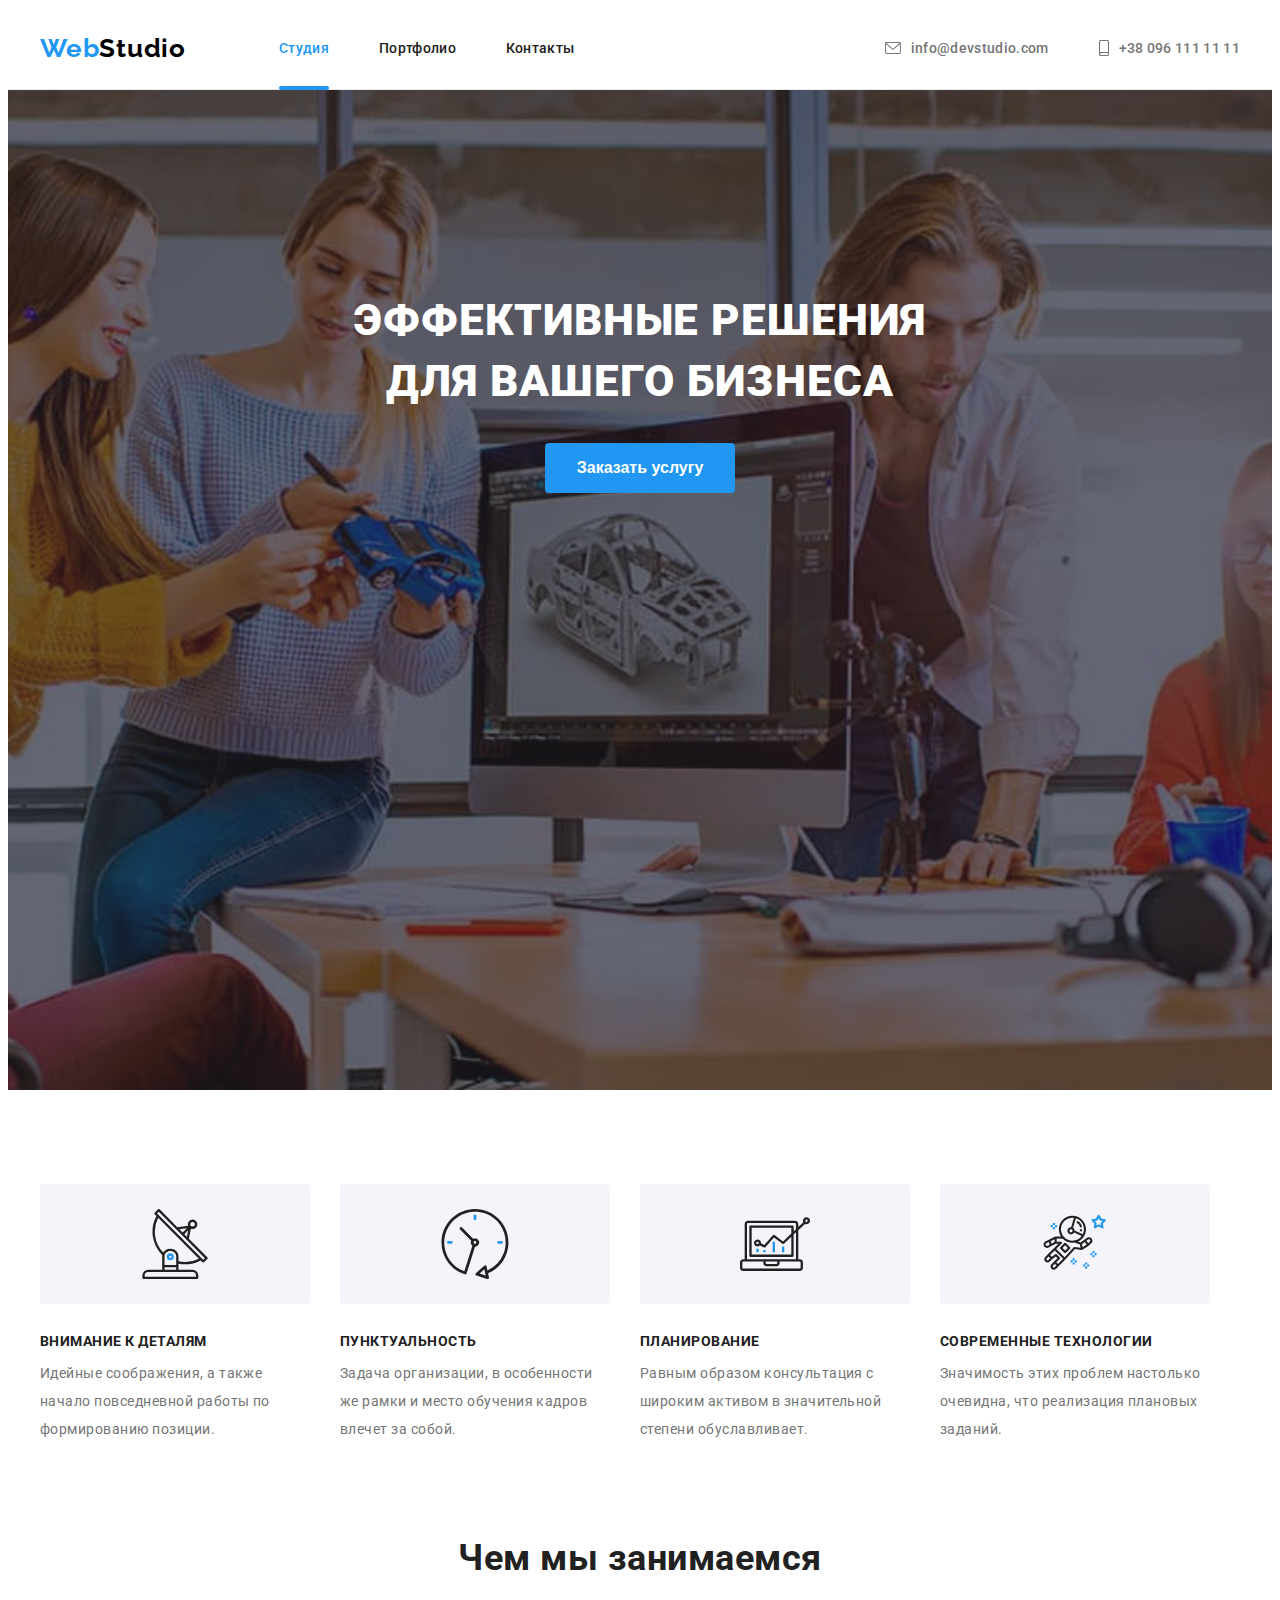
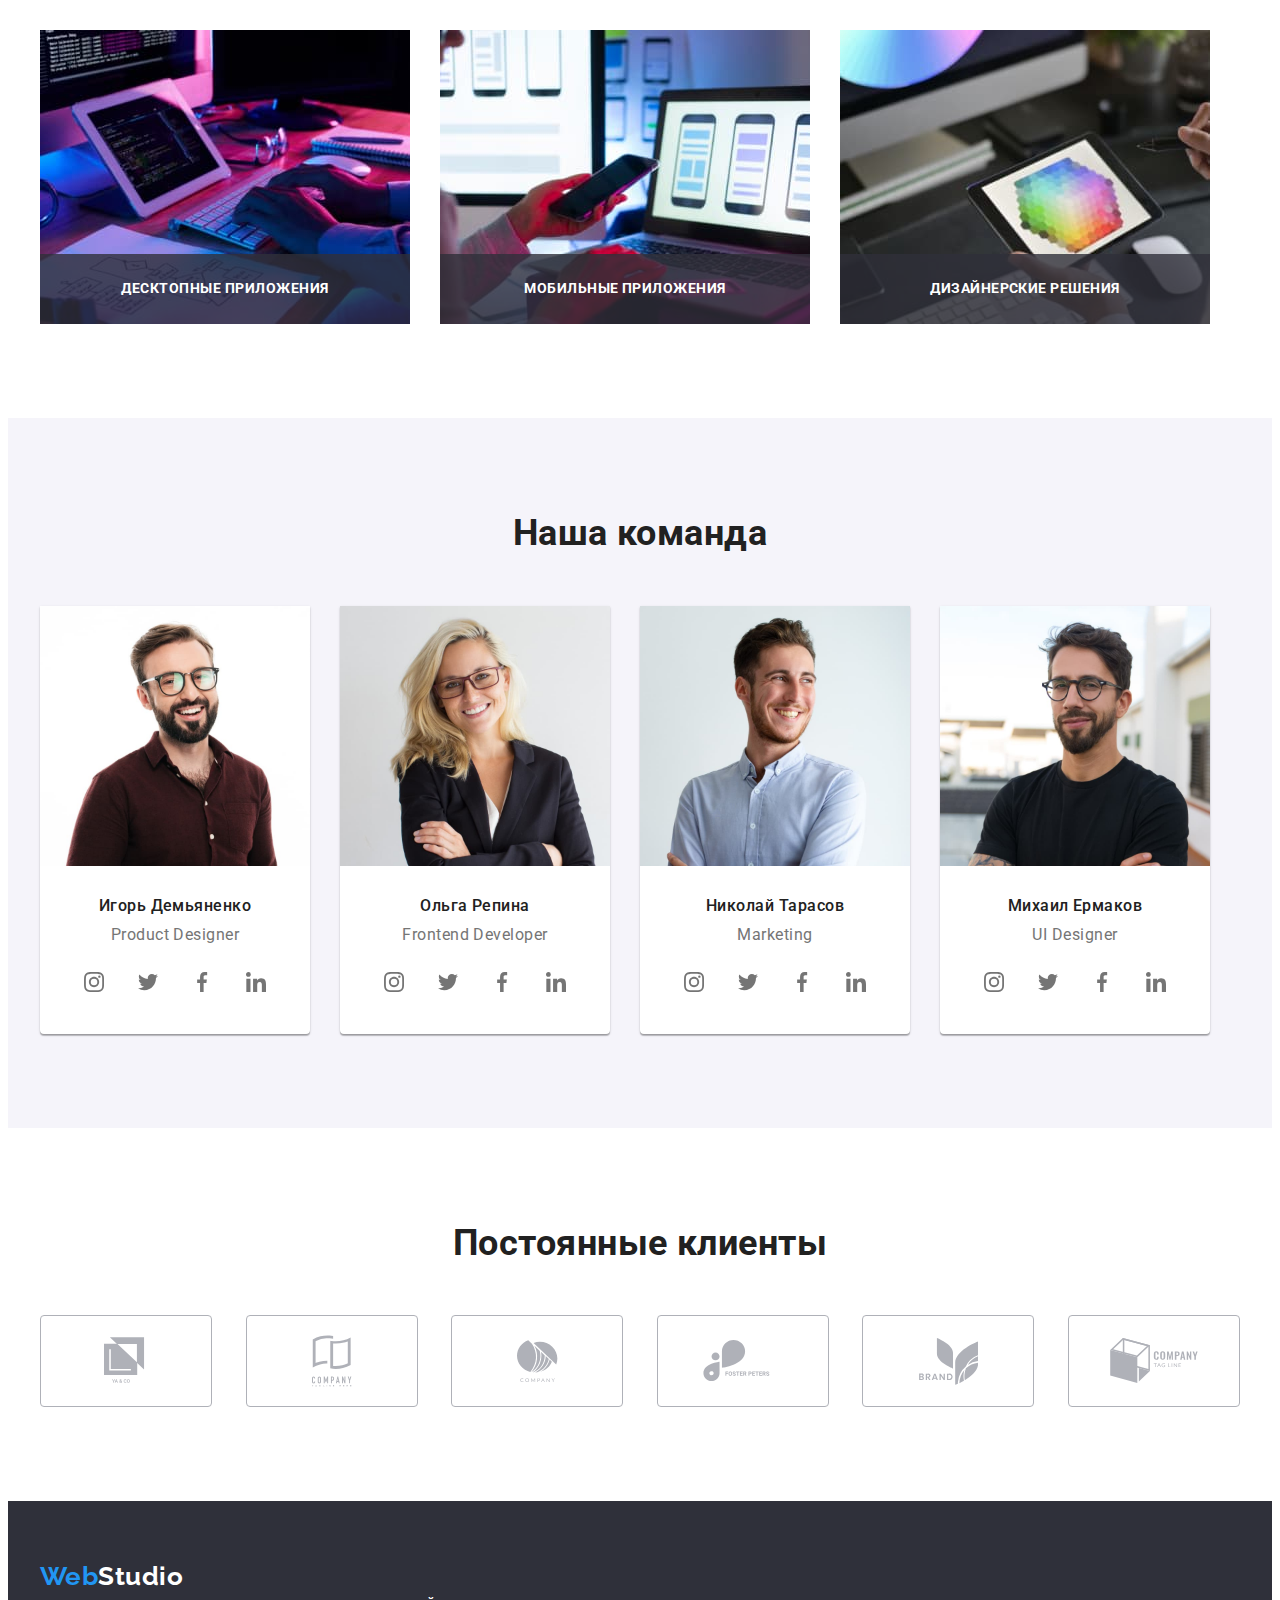
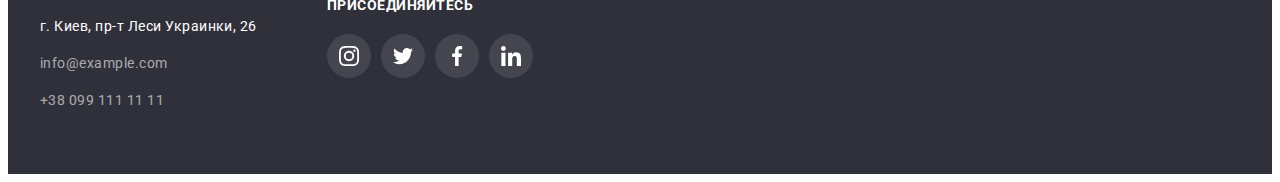
<file: index.html>
<!DOCTYPE html>
<html lang="ru">
<head>
    <meta charset="UTF-8">
    <meta name="viewport" content="width=device-width, initial-scale=1.0">
    <title>Студия</title>
    <link rel="preconnect" href="https://fonts.gstatic.com">
    <link href="https://fonts.googleapis.com/css2?family=Raleway:wght@700&family=Roboto:wght@400;500;700;900&display=swap" rel="stylesheet">
    <link rel="stylesheet" href="https://cdnjs.cloudflare.com/ajax/libs/modern-normalize/1.0.0/modern-normalize.min.css"
        integrity="sha512-ISS7cAi1PEhQ8jnbJpJZMd29NlhNj4AWYyLOSp2CE/CsHxTCu+r+t0D2yoJudVrd0/8fTVPUVDzY5Tvli75u/g=="
        crossorigin="anonymous" />
    <link rel="stylesheet" href="./css/styles.css">
</head>
<body>
    <header class="page-header">
       <div class="container header">
            <nav>
                <a href="./index.html" class="logo">
                    <span class="logo-web">Web</span>Studio
                </a>
                <ul class="nav-list">
                    <li class="item">
                        <a class="nav-link link-now" href="./index.html">Студия</a>
                    </li>

                    <li class="item">
                        <a class="nav-link" href="./portfolio.html">Портфолио</a>
                    </li>

                    <li class="item">
                        <a class="nav-link" href="">Контакты</a>
                    </li>
                </ul>
            </nav>
            <ul class="mail-and-tel">
                <li class="item"> 
                    <a href="mailto:info@devstudio.com" class="link-mailtel">
                        <svg class="mail-icon" width="16" height="12">
                            <use href="./images/icons.svg#icon-mail"></use>
                        </svg>
                        info@devstudio.com
                    </a>
                </li>

                <li class="item">
                    <a href="tel:+380961111111" class="link-mailtel">
                        <svg class="mail-icon" width="10" height="16">
                            <use href="./images/icons.svg#icon-smartphone"></use>
                        </svg>
                        +38 096 111 11 11
                    </a>
                </li>
            </ul>
       </div>
    </header>

    <main>
        <!--Баннер-->
        <section class="hero">
                <div class="container">
                    <h1 class="hero-title">Эффективные решения<br>
                        для вашего бизнеса
                    </h1>
                    <button type="button" class="hero-button" data-modal-open>Заказать услугу</button>
            </div>
        </section>
        <!--Преимущества компании-->
        <section class="section">
            <div class="container">
                <h2 class="section-title visually-hidden">Наши преимущества</h2>
                <ul class="feature-list">
                    <li class="item">
                        <div class="icon-box">
                            <svg class="feature-icon" width="70" height="70">
                                <use href="./images/icons.svg#icon-antenna"></use>
                            </svg>
                        </div>
                        <h3 class="feature-title">Внимание к деталям</h3>
                        <p class="feature-text">Идейные соображения, а также начало повседневной работы по формированию позиции.</p>
                    </li>
                    <li class="item">
                        <div class="icon-box">
                            <svg class="feature-icon" width="70" height="70">
                                <use href="./images/icons.svg#icon-clock"></use>
                            </svg>
                        </div>
                        <h3 class="feature-title">Пунктуальность</h3>
                        <p class="feature-text">Задача организации, в особенности же рамки и место обучения кадров влечет за собой.</p>
                    </li>
                    <li class="item">
                        <div class="icon-box">
                            <svg class="feature-icon" width="70" height="70">
                                <use href="./images/icons.svg#icon-diagram"></use>
                            </svg>
                        </div>
                        <h3 class="feature-title">Планирование</h3>
                        <p class="feature-text">Равным образом консультация с широким активом в значительной степени обуславливает.</p>
                    </li>
                    <li class="item">
                        <div class="icon-box">
                            <svg class="feature-icon" width="70" height="70">
                                <use href="./images/icons.svg#icon-astronaut"></use>
                            </svg>
                        </div>
                        <h3 class="feature-title">Современные технологии</h3>
                        <p class="feature-text mg">Значимость этих проблем настолько очевидна, что реализация плановых заданий.</p>
                    </li>
                </ul>
            </div>
        </section>
        <!--Специализация компании -->
        <section class="spec">
           <div class="container">
                <h2 class="section-title">Чем мы занимаемся</h2>
                <ul class="spec-list">
                    <li class="item">
                        <div class="spec-thumb">
                            <img src="./images/ipad-in-table.jpg" alt="человек набирает код на компьютере" 
                            width="370" height="294">
                            <div class="text-box">
                                <p class="spec-text">Десктопные приложения</p>
                            </div>
                        </div>
                    </li>
                    <li class="item">
                        <div class="spec-thumb">
                            <img src="./images/macbook-and-iphone.jpg" alt="человек держит в руках телефон и работает на компьютере" 
                            width="370" height="294">
                            <div class="text-box">
                                <p class="spec-text">Мобильные приложения</p>
                            </div>
                        </div>
                    </li>
                    <li class="item">
                        <div class="spec-thumb">
                            <img src="./images/ipad-in-hands.jpg" alt="человек держит в руках планшет" 
                            width="370" height="294">
                            <div class="text-box">
                                <p class="spec-text">Дизайнерские решения</p>
                            </div>
                        </div>
                    </li>
                </ul>
           </div>
        </section>
        <!--Команда компании-->
        <section class="section-team">
           <div class="container">
                <h2 class="section-title">Наша команда</h2>
                <ul class="team-list">
                    <li class="item">
                       <div class="card">
                            <div class="thumb">
                                <img src="./images/product-designer.jpg" alt="Фото Игоря" width="270" height="260">
                            </div>
                            <div class="card-text">
                                <h3 class="team-title">Игорь Демьяненко</h3>
                                <p class="team-text">Product Designer</p>
                               <ul class="team-icon-list">
                                   <li class="item-icon">
                                        <a href="" class="link">
                                            <svg class="icon" width="20" height="20">
                                                <use href="./images/icons.svg#icon-instagram"></use>
                                            </svg>
                                        </a>
                                   </li>
                                   
                                   <li class="item-icon">
                                       <a href="" class="link">
                                           <svg class="icon" width="20" height="20">
                                               <use href="./images/icons.svg#icon-twitter"></use>
                                           </svg>
                                       </a>
                                   </li>

                                <li class="item-icon">
                                    <a href="" class="link">
                                        <svg class="icon" width="20" height="20">
                                            <use href="./images/icons.svg#icon-facebook"></use>
                                        </svg>
                                    </a>
                                </li>

                                <li class="item-icon">
                                    <a href="" class="link">
                                        <svg class="icon" width="20" height="20">
                                            <use href="./images/icons.svg#icon-linkedin"></use>
                                        </svg>
                                    </a>
                                </li>
                               </ul>
                            </div>
                       </div>
                    </li>
                    <li class="item">
                        <div class="card">
                            <div class="thumb">
                                <img class="userpic" src="./images/frontend-developer.jpg" alt="Фото Ольги" width="270" height="260">
                            </div>
                            <div class="card-text">
                                <h3 class="team-title">Ольга Репина</h3>
                                <p class="team-text">Frontend Developer</p>
                                <ul class="team-icon-list">
                                    <li class="item-icon">
                                        <a href="" class="link">
                                            <svg class="icon" width="20" height="20">
                                                <use href="./images/icons.svg#icon-instagram"></use>
                                            </svg>
                                        </a>
                                    </li>
                                
                                    <li class="item-icon">
                                        <a href="" class="link">
                                            <svg class="icon" width="20" height="20">
                                                <use href="./images/icons.svg#icon-twitter"></use>
                                            </svg>
                                        </a>
                                    </li>
                                
                                    <li class="item-icon">
                                        <a href="" class="link">
                                            <svg class="icon" width="20" height="20">
                                                <use href="./images/icons.svg#icon-facebook"></use>
                                            </svg>
                                        </a>
                                    </li>
                                
                                    <li class="item-icon">
                                        <a href="" class="link">
                                            <svg class="icon" width="20" height="20">
                                                <use href="./images/icons.svg#icon-linkedin"></use>
                                            </svg>
                                        </a>
                                    </li>
                                </ul>
                            </div>
                        </div>
                    </li>
                    <li class="item">
                        <div class="card">
                            <div class="thumb">
                                <img class="userpic" src="./images/marketing.jpg" alt="Фото Николая" width="270" height="260">
                            </div>
                            <div class="card-text">
                                <h3 class="team-title">Николай Тарасов</h3>
                                <p class="team-text">Marketing</p>
                                <ul class="team-icon-list">
                                    <li class="item-icon">
                                        <a href="" class="link">
                                            <svg class="icon" width="20" height="20">
                                                <use href="./images/icons.svg#icon-instagram"></use>
                                            </svg>
                                        </a>
                                    </li>
                                
                                    <li class="item-icon">
                                        <a href="" class="link">
                                            <svg class="icon" width="20" height="20">
                                                <use href="./images/icons.svg#icon-twitter"></use>
                                            </svg>
                                        </a>
                                    </li>
                                
                                    <li class="item-icon">
                                        <a href="" class="link">
                                            <svg class="icon" width="20" height="20">
                                                <use href="./images/icons.svg#icon-facebook"></use>
                                            </svg>
                                        </a>
                                    </li>
                                
                                    <li class="item-icon">
                                        <a href="" class="link">
                                            <svg class="icon" width="20" height="20">
                                                <use href="./images/icons.svg#icon-linkedin"></use>
                                            </svg>
                                        </a>
                                    </li>
                                </ul>
                            </div>
                        </div>
                    </li>
                    <li class="item">
                       <div class="card">
                            <div class="thumb">
                                <img class="userpic" src="./images/ui-designer.jpg" alt="Фото Михаила" width="270" height="260">
                            </div>
                            <div class="card-text">
                                <h3 class="team-title">Михаил Ермаков</h3>
                                <p class="team-text">UI Designer</p>
                                <ul class="team-icon-list">
                                    <li class="item-icon">
                                        <a href="" class="link">
                                            <svg class="icon" width="20" height="20">
                                                <use href="./images/icons.svg#icon-instagram"></use>
                                            </svg>
                                        </a>
                                    </li>
                                
                                    <li class="item-icon">
                                        <a href="" class="link">
                                            <svg class="icon" width="20" height="20">
                                                <use href="./images/icons.svg#icon-twitter"></use>
                                            </svg>
                                        </a>
                                    </li>
                                
                                    <li class="item-icon">
                                        <a href="" class="link">
                                            <svg class="icon" width="20" height="20">
                                                <use href="./images/icons.svg#icon-facebook"></use>
                                            </svg>
                                        </a>
                                    </li>
                                
                                    <li class="item-icon">
                                        <a href="" class="link">
                                            <svg class="icon" width="20" height="20">
                                                <use href="./images/icons.svg#icon-linkedin"></use>
                                            </svg>
                                        </a>
                                    </li>
                                </ul>
                            </div>
                       </div>
                    </li>
                </ul>
           </div>
        </section>
        <!-- Постоянные клиенты -->
        <section class="section">
           <div class="container">
                <h2 class="section-title">
                    Постоянные клиенты
                </h2>               
                <ul class="clients-list">
                    <li class="clients-item">
                        <a href="" class="clients-link">
                            <svg class="clients-icon" width="44.27" height="49.23">
                                <use href="./images/icons.svg#icon-logo-1"></use>
                            </svg>
                        </a>
                    </li>

                    <li class="clients-item">
                        <a href="" class="clients-link">
                            <svg class="clients-icon" width="40" height="52">
                                <use href="./images/icons.svg#icon-logo-2"></use>
                            </svg>
                        </a>
                    </li>

                    <li class="clients-item">
                        <a href="" class="clients-link">
                            <svg class="clients-icon" width="41" height="42.6">
                                <use href="./images/icons.svg#icon-logo-3"></use>
                            </svg>
                        </a>
                    </li>

                    <li class="clients-item">
                        <a href="" class="clients-link">
                            <svg class="clients-icon" width="79.66" height="42.02">
                                <use href="./images/icons.svg#icon-logo-4"></use>
                            </svg>
                        </a>
                    </li>

                    <li class="clients-item">
                        <a href="" class="clients-link">
                            <svg class="clients-icon" width="59" height="47">
                                <use href="./images/icons.svg#icon-logo-5"></use>
                            </svg>
                        </a>
                    </li>

                    <li class="clients-item">
                        <a href="" class="clients-link">
                            <svg class="clients-icon" width="88.48" height="45.44">
                                <use href="./images/icons.svg#icon-logo-6"></use>
                            </svg>
                        </a>
                    </li>
                </ul>
           </div>
        </section>
    </main>

    <footer class="footer">
        <div class="container flex">
            <div class="first-box">
                <a href="./index.html" class="logo-foot">
                    <span class="logo-web">Web</span>Studio
                </a>
                <address>
                    <p class="address">г. Киев, пр-т Леси Украинки, 26</p>
                    <ul class="foot-list">
                        <li class="item">
                            <a href="mailto:info@example.com" class="foot-mailtel"> info@example.com</a>
                        </li>
                        <li class="item">
                            <a href="tel:+380991111111" class="foot-mailtel"> +38 099 111 11 11</a>
                        </li>
                    </ul>
                </address>
            </div>
           <div class="second-box">
               <h2 class="join-title">присоединяйтесь</h2>
               <ul class="join-list">
                   <li class="join-item">
                   <a href="" class="join-link">
                        <svg class="join-icon" width="20" height="20">
                            <use href="./images/icons.svg#icon-instagram"></use>
                        </svg>
                   </a>
                   </li>

                <li class="join-item">
                    <a href="" class="join-link">
                        <svg class="join-icon" width="20" height="20">
                            <use href="./images/icons.svg#icon-twitter"></use>
                        </svg>
                    </a>
                </li>

                <li class="join-item">
                    <a href="" class="join-link">
                        <svg class="join-icon" width="20" height="20">
                            <use href="./images/icons.svg#icon-facebook"></use>
                        </svg>
                    </a>
                </li>

                <li class="join-item">
                    <a href="" class="join-link">
                        <svg class="join-icon" width="20" height="20">
                            <use href="./images/icons.svg#icon-linkedin"></use>
                        </svg>
                    </a>
                </li>
               </ul>
           </div>
        </div>
    </footer>

    <div class="backdrop is-hidden" data-modal>
        <div class="modal">
            <button type="button" class="modal-button" data-modal-close>
                <svg class="modal-icon" width="18" height="18">
                    <use href="./images/icons.svg#icon-close"></use>
                </svg>
            </button>
        </div>
    </div>
    <script src="./js/modal.js"></script>
</body>
</html>
</file>
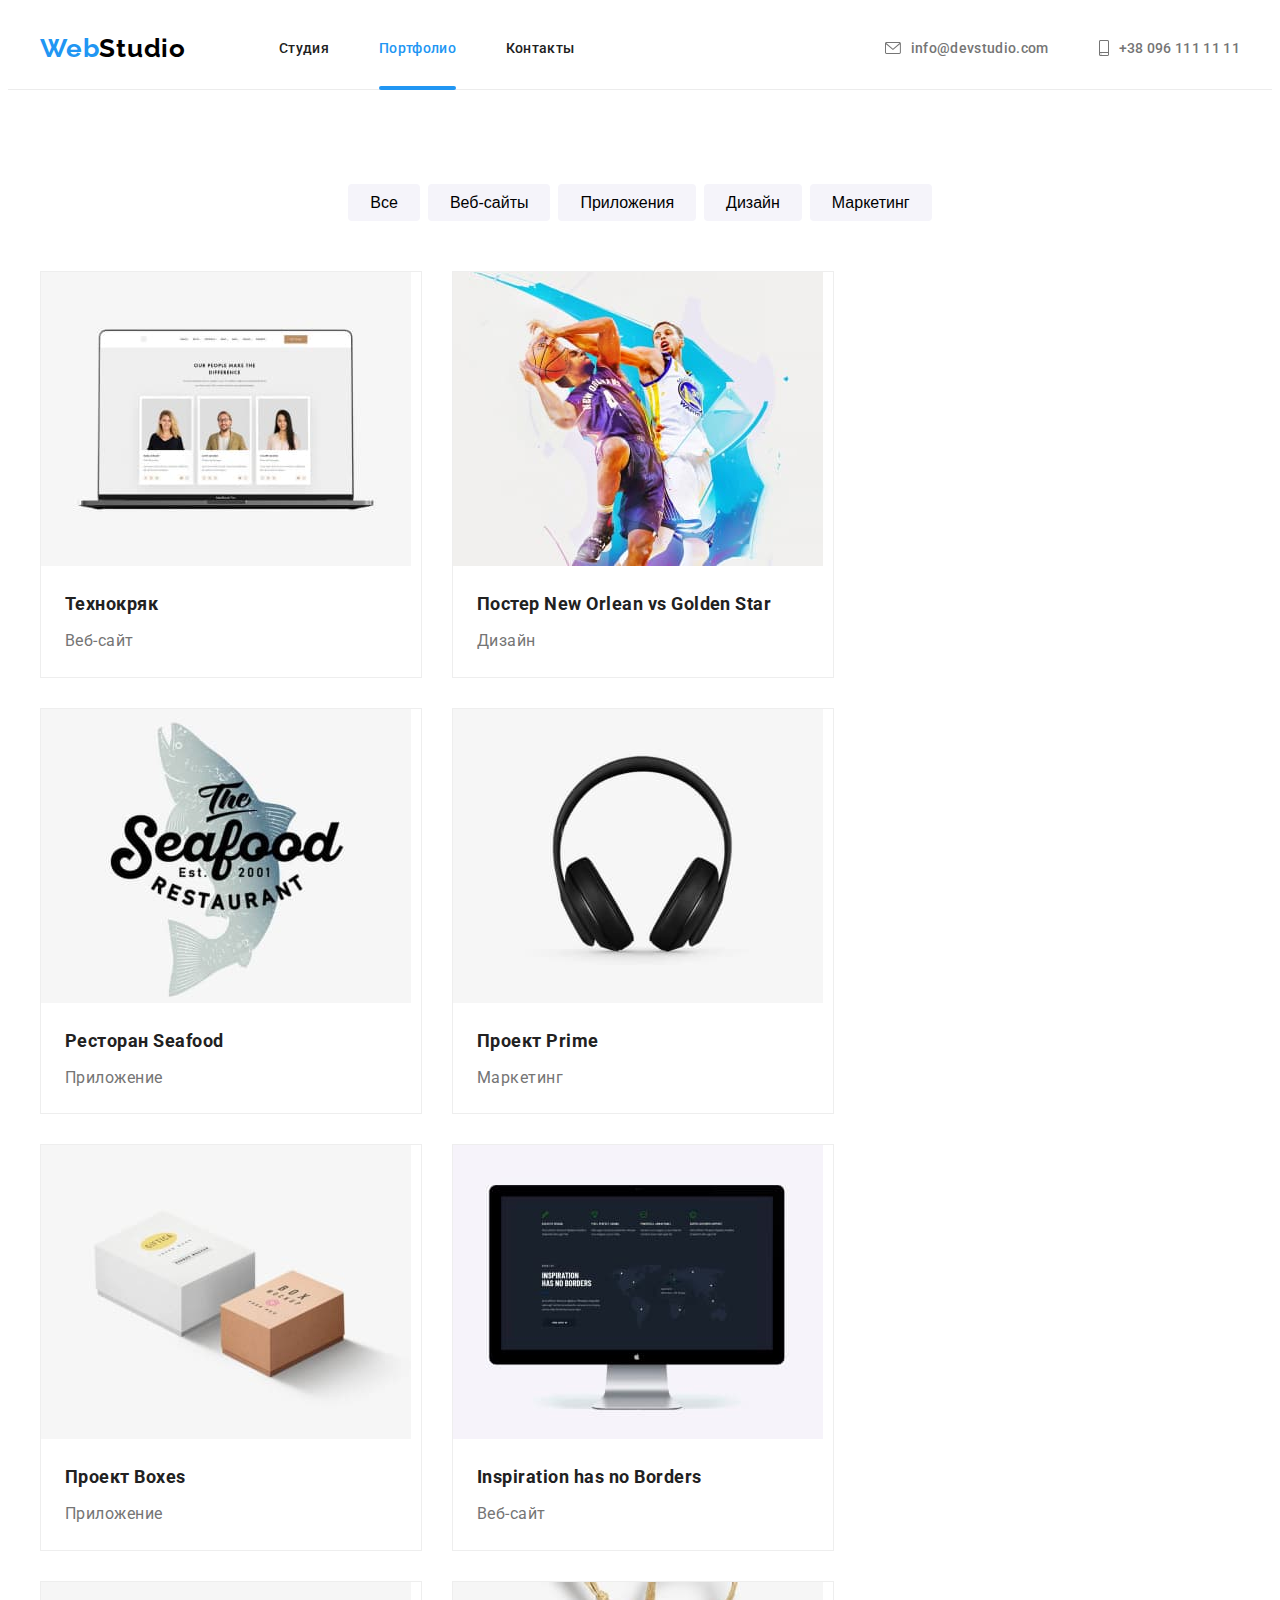
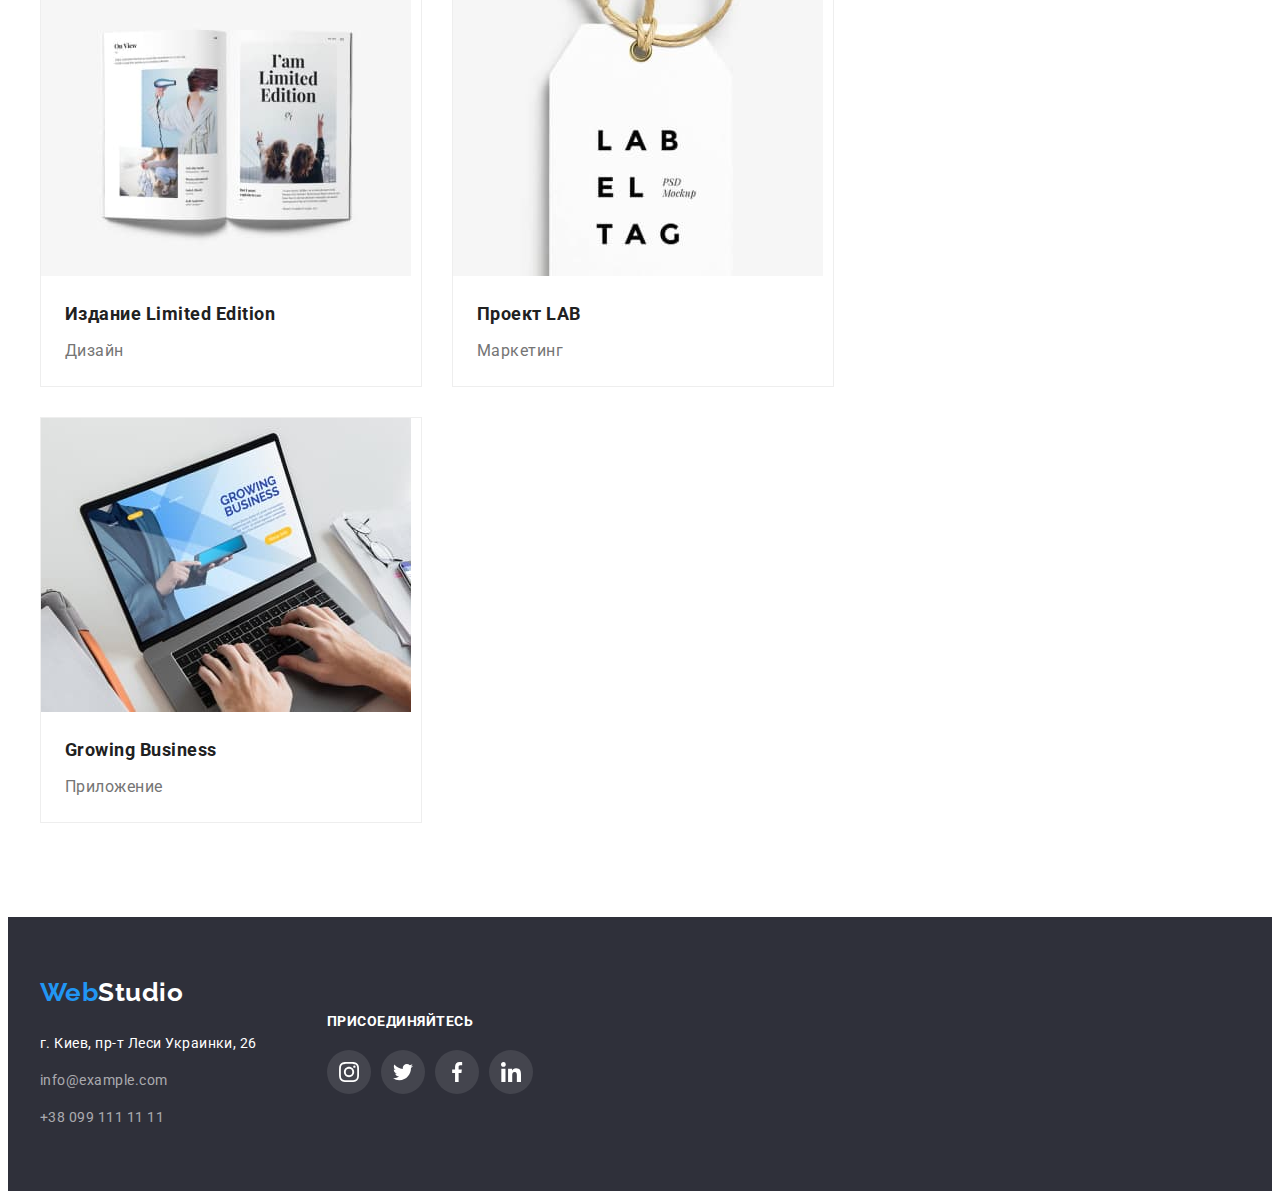
<file: portfolio.html>
<!DOCTYPE html>
<html lang="ru">

<head>
    <meta charset="UTF-8">
    <meta name="viewport" content="width=device-width, initial-scale=1.0">
    <title>Портфолио</title>
    <link rel="stylesheet" href="https://cdnjs.cloudflare.com/ajax/libs/modern-normalize/1.0.0/modern-normalize.min.css"
        integrity="sha512-ISS7cAi1PEhQ8jnbJpJZMd29NlhNj4AWYyLOSp2CE/CsHxTCu+r+t0D2yoJudVrd0/8fTVPUVDzY5Tvli75u/g=="
        crossorigin="anonymous" />
    <link rel="preconnect" href="https://fonts.gstatic.com">
    <link href="https://fonts.googleapis.com/css2?family=Raleway:wght@700&family=Roboto:wght@400;500;700;900&display=swap"
    rel="stylesheet">
    <link rel="stylesheet" href="./css/styles.css">
</head>

<body>
    <header class="page-header">
        <div class="container header">
            <nav>
                <a href="./index.html" class="logo">
                    <span class="logo-web">Web</span>Studio
                </a> 
                <ul class="nav-list">
                    <li class="item">
                        <a class="nav-link" href="./index.html">Студия</a>
                    </li>
        
                    <li class="item">
                        <a class="nav-link link-now" href="./portfolio.html">Портфолио</a>
                    </li>
        
                    <li class="item">
                        <a class="nav-link" href="">Контакты</a>
                    </li>
                </ul>
            </nav>
            <ul class="mail-and-tel">
                <li class="item">
                    <a href="mailto:info@devstudio.com" class="link-mailtel">
                        <svg class="mail-icon" width="16" height="12">
                            <use href="./images/icons.svg#icon-mail"></use>
                        </svg>
                        info@devstudio.com
                    </a>
                </li>
        
                <li class="item">
                    <a href="tel:+380961111111" class="link-mailtel">
                        <svg class="mail-icon" width="10" height="16">
                            <use href="./images/icons.svg#icon-smartphone"></use>
                        </svg>
                        +38 096 111 11 11
                    </a>
                </li>
            </ul>
        </div>
    </header>
    <main>
        
        <section class="section">
           <div class="container ">
               <!-- Фильтры -->
                <h2 class="visually-hidden">Кнопки-фильтры</h2>
                <ul class="button-list">
                    <li class="item"><button type="button" class="button"> Все </button></li>
                    <li class="item"><button type="button" class="button"> Веб-сайты </button></li>
                    <li class="item"><button type="button" class="button"> Приложения </button></li>
                    <li class="item"><button type="button" class="button"> Дизайн </button></li>
                    <li class="item"><button type="button" class="button"> Маркетинг </button></li>
                </ul>
                <!-- Проекты -->
                <h2 class="visually-hidden">Наши проекты</h2>
                <ul class="projects-list">
                    <li class="item">
                        <div class="stand">
                            <img src="./images/techno.jpg" alt="Технокряк" width="370" height="294">
                            <div class="stand-box">
                                <p class="box-text">Технокряк это современная площадка распространения коронавируса. 
                                    Компании используют эту платформу для цифрового
                                    шпионажа и атак на защищённые сервера конкурентов.
                                </p>
                            </div>
                        </div>
                        <div class="stand-text">
                            <h3 class="projects-title">Технокряк</h3>
                            <p class="projects-text">Веб-сайт</p>
                        </div>
                    </li>

                    <li class="item">
                        <div class="stand">
                            <img src="./images/basket.jpg" alt="Постер" width="370" height="294">
                            <div class="stand-box">
                                <p class="box-text">Технокряк это современная площадка распространения коронавируса.
                                    Компании используют эту платформу для цифрового
                                    шпионажа и атак на защищённые сервера конкурентов.
                                </p>
                            </div>
                        </div>
                        <div class="stand-text">
                            <h3 class="projects-title">Постер New Orlean vs Golden Star</h3>
                            <p class="projects-text">Дизайн</p>
                        </div>
                    </li>

                    <li class="item">
                        <div class="stand">
                            <img src="./images/seafood.jpg" alt="Постер ресторана" width="370" height="294">
                            <div class="stand-box">
                                <p class="box-text">Технокряк это современная площадка распространения коронавируса.
                                    Компании используют эту платформу для цифрового
                                    шпионажа и атак на защищённые сервера конкурентов.
                                </p>
                            </div>
                        </div>
                        <div class="stand-text">
                            <h3 class="projects-title">Ресторан Seafood</h3>
                            <p class="projects-text">Приложение</p>
                        </div>
                    </li>

                    <li class="item">
                       <div class="stand">
                            <img src="./images/headphones.jpg" alt="Наушники" width="370" height="294">
                            <div class="stand-box">
                                <p class="box-text">Технокряк это современная площадка распространения коронавируса.
                                    Компании используют эту платформу для цифрового
                                    шпионажа и атак на защищённые сервера конкурентов.
                                </p>
                            </div>
                       </div>
                        <div class="stand-text">
                            <h3 class="projects-title">Проект Prime</h3>
                            <p class="projects-text">Маркетинг</p>
                        </div>
                    </li>

                    <li class="item">
                        <div class="stand">
                            <img src="./images/boxes.jpg" alt="Две коробки" width="370" height="294">
                            <div class="stand-box">
                                <p class="box-text">Технокряк это современная площадка распространения коронавируса.
                                    Компании используют эту платформу для цифрового
                                    шпионажа и атак на защищённые сервера конкурентов.
                                </p>
                            </div>
                        </div>
                        <div class="stand-text">
                            <h3 class="projects-title">Проект Boxes</h3>
                            <p class="projects-text">Приложение</p>
                        </div>
                    </li>

                    <li class="item">
                        <div class="stand">
                            <img src="./images/computer.jpg" alt="Компютер" width="370" height="294">
                            <div class="stand-box">
                                <p class="box-text">Технокряк это современная площадка распространения коронавируса.
                                    Компании используют эту платформу для цифрового
                                    шпионажа и атак на защищённые сервера конкурентов.
                                </p>
                            </div>
                        </div>
                       <div class="stand-text">
                            <h3 class="projects-title">Inspiration has no Borders</h3>
                            <p class="projects-text">Веб-сайт</p>
                       </div>
                    </li>

                    <li class="item">
                        <div class="stand">
                            <img src="./images/book.jpg" alt="Книга" width="370" height="294">
                            <div class="stand-box">
                                <p class="box-text">Технокряк это современная площадка распространения коронавируса.
                                    Компании используют эту платформу для цифрового
                                    шпионажа и атак на защищённые сервера конкурентов.
                                </p>
                            </div>
                        </div>
                        <div class="stand-text">
                            <h3 class="projects-title">Издание Limited Edition</h3>
                            <p class="projects-text">Дизайн</p>
                        </div>
                    </li>
                    
                    <li class="item">
                        <div class="stand">
                            <img src="./images/project-lab.jpg" alt="Бирка проекта Лаб" width="370" height="294">
                            <div class="stand-box">
                                <p class="box-text">Технокряк это современная площадка распространения коронавируса.
                                    Компании используют эту платформу для цифрового
                                    шпионажа и атак на защищённые сервера конкурентов.
                                </p>
                            </div>
                        </div>
                        <div class="stand-text">
                            <h3 class="projects-title">Проект LAB</h3>
                            <p class="projects-text">Маркетинг</p>
                        </div>
                    </li>

                    <li class="item">
                        <div class="stand">
                            <img src="./images/laptop.jpg" alt="Ноутбук" width="370" height="294">
                            <div class="stand-box">
                                <p class="box-text">Технокряк это современная площадка распространения коронавируса.
                                    Компании используют эту платформу для цифрового
                                    шпионажа и атак на защищённые сервера конкурентов.
                                </p>
                            </div>
                        </div>
                        <div class="stand-text">
                            <h3 class="projects-title">Growing Business</h3>
                            <p class="projects-text">Приложение</p>
                        </div>
                    </li>
                </ul>
           </div>
        </section>
    </main>

    <footer class="footer">
        <div class="container flex">
            <div class="first-box">
                <a href="./index.html" class="logo-foot">
                    <span class="logo-web">Web</span>Studio
                </a>
                <address>
                    <p class="address">г. Киев, пр-т Леси Украинки, 26</p>
                    <ul class="foot-list">
                        <li class="item">
                            <a href="mailto:info@example.com" class="foot-mailtel"> info@example.com</a>
                        </li>
                        <li class="item">
                            <a href="tel:+380991111111" class="foot-mailtel"> +38 099 111 11 11</a>
                        </li>
                    </ul>
                </address>
            </div>
            <div class="second-box">
                <h2 class="join-title">присоединяйтесь</h2>
                <ul class="join-list">
                    <li class="join-item">
                        <a href="" class="join-link">
                            <svg class="join-icon" width="20" height="20">
                                <use href="./images/icons.svg#icon-instagram"></use>
                            </svg>
                        </a>
                    </li>
            
                    <li class="join-item">
                        <a href="" class="join-link">
                            <svg class="join-icon" width="20" height="20">
                                <use href="./images/icons.svg#icon-twitter"></use>
                            </svg>
                        </a>
                    </li>
            
                    <li class="join-item">
                        <a href="" class="join-link">
                            <svg class="join-icon" width="20" height="20">
                                <use href="./images/icons.svg#icon-facebook"></use>
                            </svg>
                        </a>
                    </li>
            
                    <li class="join-item">
                        <a href="" class="join-link">
                            <svg class="join-icon" width="20" height="20">
                                <use href="./images/icons.svg#icon-linkedin"></use>
                            </svg>
                        </a>
                    </li>
                </ul>
            </div>
        </div>
    </footer>
    </body>
    
    </html>
</file>
<file: css/styles.css>
:root {
  --brand-color: #2196f3;
  --first-color: #757575;
  --second-color: #212121;
  --bg-hero-color: #c4c4c4;
  --card-gap: 30px;
  --bg-color-foot: #2f303a;
  --cube: cubic-bezier(0.4, 0, 0.2, 1);
  --duration: 250ms;
}

body {
  color: #757575;
  background-color: #fff;
  font-family: 'Roboto', sans-serif;
  font-weight: 400;
  letter-spacing: 0.03em;
}

a {
  text-decoration: none;
}

ul {
  list-style-type: none;
}

img {
  display: block;
  max-width: 100%;
}

.visually-hidden {
  position: absolute;
  width: 1px;
  height: 1px;
  margin: -1px;
  border: 0;
  padding: 0;

  white-space: nowrap;
  clip-path: inset(100%);
  clip: rect(0 0 0 0);
  overflow: hidden;
}

/* HEADER */
.page-header {
  border-bottom: 1px solid #ececec;
  letter-spacing: 0.02em;
}

.container {
  width: 1200px;
  margin-left: auto;
  margin-right: auto;
  padding-left: 15px;
  padding-right: 15px;
}

.container.header {
  display: flex;
  align-items: center;
}

.logo {
  color: #000;
  font-family: 'Raleway', sans-serif;
  font-weight: 700;
  font-size: 26px;
  line-height: 1.2;
  display: inline-block;
  letter-spacing: 0.03em;

  margin-bottom: 0px;
}

.logo-web {
  color: var(--brand-color);
}

nav {
  display: flex;
  align-items: center;
}

.nav-list {
  margin: 0px;
  padding: 0px;
  margin-left: 93px;

  display: flex;
  align-items: center;
}

.nav-list .item:not(:last-child) {
  margin-right: 50px;
}

.nav-link {
  position: relative;
  font-weight: 500;
  color: var(--second-color);
  font-size: 14px;
  line-height: 1.2;

  display: block;
  padding-top: 32px;
  padding-bottom: 32px;

  transition: color var(--duration) var(--cube);
}

.nav-link:hover,
.nav-link:focus {
  color: var(--brand-color);
}

.nav-link.link-now {
  color: var(--brand-color);
}

.nav-link.link-now::after {
  content: '';
  position: absolute;
  left: 0;
  bottom: -1px;
  width: 100%;
  height: 4px;

  border-radius: 2px;
  background-color: var(--brand-color);
}

.mail-and-tel {
  display: flex;
  margin: 0px;
  padding: 0px;
  margin-left: auto;
}

.mail-and-tel .item:not(:last-child) {
  margin-right: 50px;
}

.link-mailtel {
  display: flex;
  align-items: center;
  padding-top: 32px;
  padding-bottom: 32px;

  font-weight: 500;
  font-size: 14px;
  line-height: 1.2;
  color: var(--first-color);

  transition: color var(--duration) var(--cube);
}

.link-mailtel:hover,
.link-mailtel:focus {
  color: var(--brand-color);
}

/* ICON */

.mail-icon {
  fill: currentColor;
  margin-right: 10px;
}

/* СТУДИЯ */

.section-title {
  font-style: normal;
  font-weight: 700;
  font-size: 36px;
  line-height: 1.2;
  text-align: center;
  color: var(--second-color);
  margin-top: 0px;
  margin-bottom: 50px;
}

/* Герой */

.hero {
  max-width: 1600px;
  height: 600px;
  margin-left: auto;
  margin-right: auto;

  padding-top: 200px;
  padding-bottom: 200px;
  text-align: -webkit-center;
  letter-spacing: 0.06em;

  background-color: var(--bg-hero-color);
  background-image: linear-gradient(
      to right,
      rgba(47, 48, 58, 0.4),
      rgba(47, 48, 58, 0.4)
    ),
    url('../images/bghero.jpg');
  background-repeat: no-repeat;
  background-position: center;
  background-size: cover;
}

.hero-title {
  width: 696px;
  font-weight: 900;
  font-size: 44px;
  line-height: 1.4;
  text-transform: uppercase;

  color: #ffffff;

  margin-top: 0px;
  margin-bottom: 30px;
}

.hero-button {
  font-weight: 700;
  font-size: 16px;
  line-height: 1.9;
  padding: 10px 32px;
  border-radius: 4px;
  border: none;
  outline: none;
  cursor: pointer;

  color: #ffffff;
  background-color: var(--brand-color);

  display: inline-block;
}

/* МОДАЛЬНОЕ ОКНО */

.backdrop {
  position: fixed;
  width: 100%;
  height: 100%;
  top: 0;
  left: 0;
  opacity: 1;
  transition: opacity var(--duration) var(--cube);

  background-color: rgba(0, 0, 0, 0.2);
}

.backdrop.is-hidden {
  opacity: 0;
  pointer-events: none;
}

.backdrop.is-hidden .modal {
  opacity: 0;
  transform: translate(-50%, -50%) scale(1.1);
}

.modal {
  position: absolute;
  top: 50%;
  left: 50%;
  transform: translate(-50%, -50%) scale(1);
  min-width: 528px;
  min-height: 581px;
  opacity: 1;
  transition: transform var(--duration) var(--cube),
    opacity var(--duration) var(--cube);

  box-shadow: 0px 1px 3px rgba(0, 0, 0, 0.12), 0px 1px 1px rgba(0, 0, 0, 0.14),
    0px 2px 1px rgba(0, 0, 0, 0.2);
  border-radius: 4px;
  background-color: #fff;
}

.modal-button {
  position: absolute;
  display: flex;
  align-items: center;
  justify-content: center;
  top: 8px;
  right: 8px;
  width: 30px;
  height: 30px;
  padding: 0;

  border-radius: 50%;
  border: 1px solid rgba(0, 0, 0, 0.1);
  background-color: #fff;
}

.modal-icon {
  fill: #000;
}

/* Преимущества */
.section {
  padding-top: 94px;
  padding-bottom: 94px;
}

.feature-list {
  display: flex;
  flex-wrap: wrap;
  width: 1200px;

  padding: 0px;
  margin-top: 0px;
  margin-bottom: 0px;
  margin-right: calc(-1 * var(--card-gap));
}

.feature-list .item {
  flex-basis: calc(100% / 4 - var(--card-gap));

  margin-right: var(--card-gap);
}

/* ICON */
.icon-box {
  display: flex;
  justify-content: center;
  align-items: center;
  width: 270px;
  height: 120px;

  background-color: #f5f4fa;
  border-radius: 4px;
  margin-bottom: 30px;
}

/* ICON */

.feature-title {
  font-style: normal;
  font-weight: 700;
  font-size: 14px;
  line-height: 1.1;
  text-transform: uppercase;
  color: var(--second-color);
  margin-top: 0px;
  margin-bottom: 10px;
}

.feature-text {
  font-style: normal;
  font-size: 14px;
  line-height: 2;
  margin-bottom: 0px;
  margin-top: 0px;
}

/* Специализация команды */
.spec {
  padding-bottom: 94px;
}

.spec-list {
  display: flex;
  flex-wrap: wrap;
  width: 1200px;
  margin: 0px;
  padding: 0px;
  margin-right: calc(-1 * var(--card-gap));
}

.spec-list .item {
  flex-basis: calc(100% / 3 - var(--card-gap));
  margin-right: var(--card-gap);
}

.spec-thumb {
  position: relative;
  overflow: hidden;
}

.text-box {
  position: absolute;
  bottom: 0;
  left: 0;
  display: flex;
  justify-content: center;
  align-items: center;

  width: 370px;
  height: 70px;

  background-color: rgba(47, 48, 58, 0.8);
}

.spec-text {
  margin: 0;

  font-weight: 700;
  font-size: 14px;
  line-height: 1.14;
  text-align: center;
  text-transform: uppercase;

  color: #fff;
}

/* Команда */
.team-list {
  display: flex;
  flex-wrap: wrap;
  width: 1200px;

  margin: 0px;
  margin-right: calc(-1 * var(--card-gap));
  padding: 0px;
}

.team-list .item {
  flex-basis: calc(100% / 4 - var(--card-gap));
  margin-bottom: 0px;
  margin-top: 0px;
  margin-right: var(--card-gap);

  text-align: center;

  box-shadow: 0px 1px 3px rgba(0, 0, 0, 0.12), 0px 1px 1px rgba(0, 0, 0, 0.14),
    0px 2px 1px rgba(0, 0, 0, 0.2);
  border-radius: 0px 0px 4px 4px;
  background: #ffffff;
}

.card-text {
  padding-top: 30px;
  padding-bottom: 30px;
  padding-right: 32px;
  padding-left: 32px;
}

.team-title {
  font-style: normal;
  font-weight: 500;
  font-size: 16px;
  line-height: 1.2;
  color: var(--second-color);

  margin-bottom: 10px;
  margin-top: 0px;
}

.team-text {
  font-style: normal;
  font-size: 16px;
  line-height: 1.2;

  margin-top: 0px;
  margin-bottom: 16px;
}

.section-team {
  background-color: #f5f4fa;
  padding: 94px 0px;
}

/* ICON */
.team-icon-list {
  display: flex;
  justify-content: space-between;
  align-items: center;
  padding: 0px;
}

.item-icon {
  margin: 0px;
}

.team-icon-list .link {
  display: flex;
  justify-content: center;
  align-items: center;

  width: 44px;
  height: 44px;

  transition: color var(--duration) var(--cube),
    background-color var(--duration) var(--cube);

  color: var(--first-color);
  border-radius: 50%;
}

.team-icon-list .link:hover,
.team-icon-list .link:focus {
  background-color: var(--brand-color);
  color: #fff;
}

.team-icon-list .icon {
  fill: currentColor;
}

/* ICON */

/* Постоянные клиенты */
.clients-list {
  display: flex;
  justify-content: space-between;
  align-items: center;
  margin: 0px;
  padding: 0px;
}

.clients-link {
  display: flex;
  justify-content: center;
  align-items: center;
  width: 170px;
  height: 90px;

  transition: color var(--duration) var(--cube),
    border-color var(--duration) var(--cube);

  border-radius: 4px;
  border: 1px solid #afb1b8;
  color: #afb1b8;
}

.clients-link:hover,
.clients-link:focus {
  color: var(--brand-color);
  border-color: var(--brand-color);
}

.clients-icon {
  fill: currentColor;
}

/* ПОРТФОЛИО */

/* Фильтры */
.button-list {
  display: flex;
  flex-wrap: wrap;
  align-items: center;
  justify-content: center;

  margin: 0px;
  margin-bottom: 50px;
  padding: 0px;
}

.button-list .item:not(:nth-child(5)) {
  margin-right: 8px;
}

.button {
  font-style: normal;
  font-weight: 500;
  font-size: 16px;
  line-height: 1.6;

  padding-top: 6px;
  padding-bottom: 6px;
  padding-left: 22px;
  padding-right: 22px;

  transition: background-color var(--duration) var(--cube),
    color var(--duration) var(--cube), box-shadow var(--duration) var(--cube);

  background-color: #f5f4fa;
  border-style: none;
  border-radius: 4px;
}

.button:hover,
.button:focus {
  color: #ffffff;
  background-color: var(--brand-color);
  border-style: none;
  outline: none;
  box-shadow: 0px 3px 1px rgba(0, 0, 0, 0.1), 0px 1px 2px rgba(0, 0, 0, 0.08),
    0px 2px 2px rgba(0, 0, 0, 0.12);
}

/* Сетка продуктов */

.projects-list {
  display: flex;
  flex-wrap: wrap;

  padding: 0px;
  margin: 0px;
  margin-right: calc(-1 * var(--card-gap));
  margin-bottom: calc(-1 * var(--card-gap));
}

.projects-list .item {
  flex-basis: calc(100% / 3 - var(--card-gap));
  margin-right: var(--card-gap);
  margin-bottom: var(--card-gap);

  transition: box-shadow var(--duration) var(--cube);

  border: 1px solid #eeeeee;
}

.projects-list .item:hover {
  box-shadow: 0px 1px 1px rgba(0, 0, 0, 0.12), 0px 4px 4px rgba(0, 0, 0, 0.06),
    1px 4px 6px rgba(0, 0, 0, 0.16);
}

.stand {
  position: relative;
  overflow: hidden;
}

.stand-box {
  position: absolute;
  bottom: -100%;
  left: 0;

  display: flex;
  justify-content: center;
  align-items: center;

  width: 100%;
  height: 100%;

  transition: transform var(--duration) var(--cube);

  background-color: rgba(33, 150, 243, 0.9);
}

.projects-list .item:hover .stand-box {
  transform: translateY(-100%);
}

.box-text {
  margin: 0;
  max-width: 322px;

  font-size: 18px;
  line-height: 1.6;

  color: #ffffff;
}

.stand-text {
  padding-top: 20px;
  padding-right: 24px;
  padding-bottom: 20px;
  padding-left: 24px;
}

.projects-title {
  font-style: normal;
  font-weight: 700;
  font-size: 18px;
  line-height: 2;

  margin: 0px;
  padding: 0px;
  margin-bottom: 4px;

  color: var(--second-color);
}

.projects-text {
  font-style: normal;
  font-size: 16px;
  line-height: 1.9;

  margin: 0px;
  padding: 0px;
}

/* FOOTER */

.container.flex {
  display: flex;
  align-items: center;
}

.logo-foot {
  color: #fff;
  font-family: 'Raleway', sans-serif;
  font-weight: 700;
  font-size: 26px;
  line-height: 1.2;

  display: inline-block;
  margin-bottom: 20px;
}

.footer {
  background-color: var(--bg-color-foot);
  padding: 60px 0px;
}

.address {
  font-style: normal;
  font-weight: 400;
  font-size: 14px;
  line-height: 2;
  color: #ffffff;
  margin-top: 0px;
  margin-bottom: 9px;
}

.foot-list > li:first-child {
  margin-bottom: 9px;
}

.foot-mailtel {
  font-weight: 400;
  font-style: normal;
  font-size: 14px;
  line-height: 2;
  color: rgba(255, 255, 255, 0.6);
}

.foot-list {
  margin-top: 0px;
  margin-bottom: 0px;
  padding: 0px;
}

/* Присоединяйтесь */

.second-box {
  margin-left: 70px;
}

.join-title {
  margin: 0px;
  margin-bottom: 20px;
  width: 145px;
  text-align: center;
  text-transform: uppercase;

  color: #fff;
  font-size: 14px;
  line-height: 1.14;
}

.join-list {
  display: flex;
  justify-content: space-between;
  align-items: center;
  width: 206px;
  margin: 0px;
  padding: 0px;
}

.join-link {
  display: flex;
  justify-content: center;
  align-items: center;
  width: 44px;
  height: 44px;

  transition: background-color var(--duration) var(--cube);

  border-radius: 50%;
  color: #fff;
  background-color: rgba(255, 255, 255, 0.1);
}

.join-link:hover,
.join-link:focus {
  background-color: var(--brand-color);
}

.join-icon {
  fill: currentColor;
}
</file>
